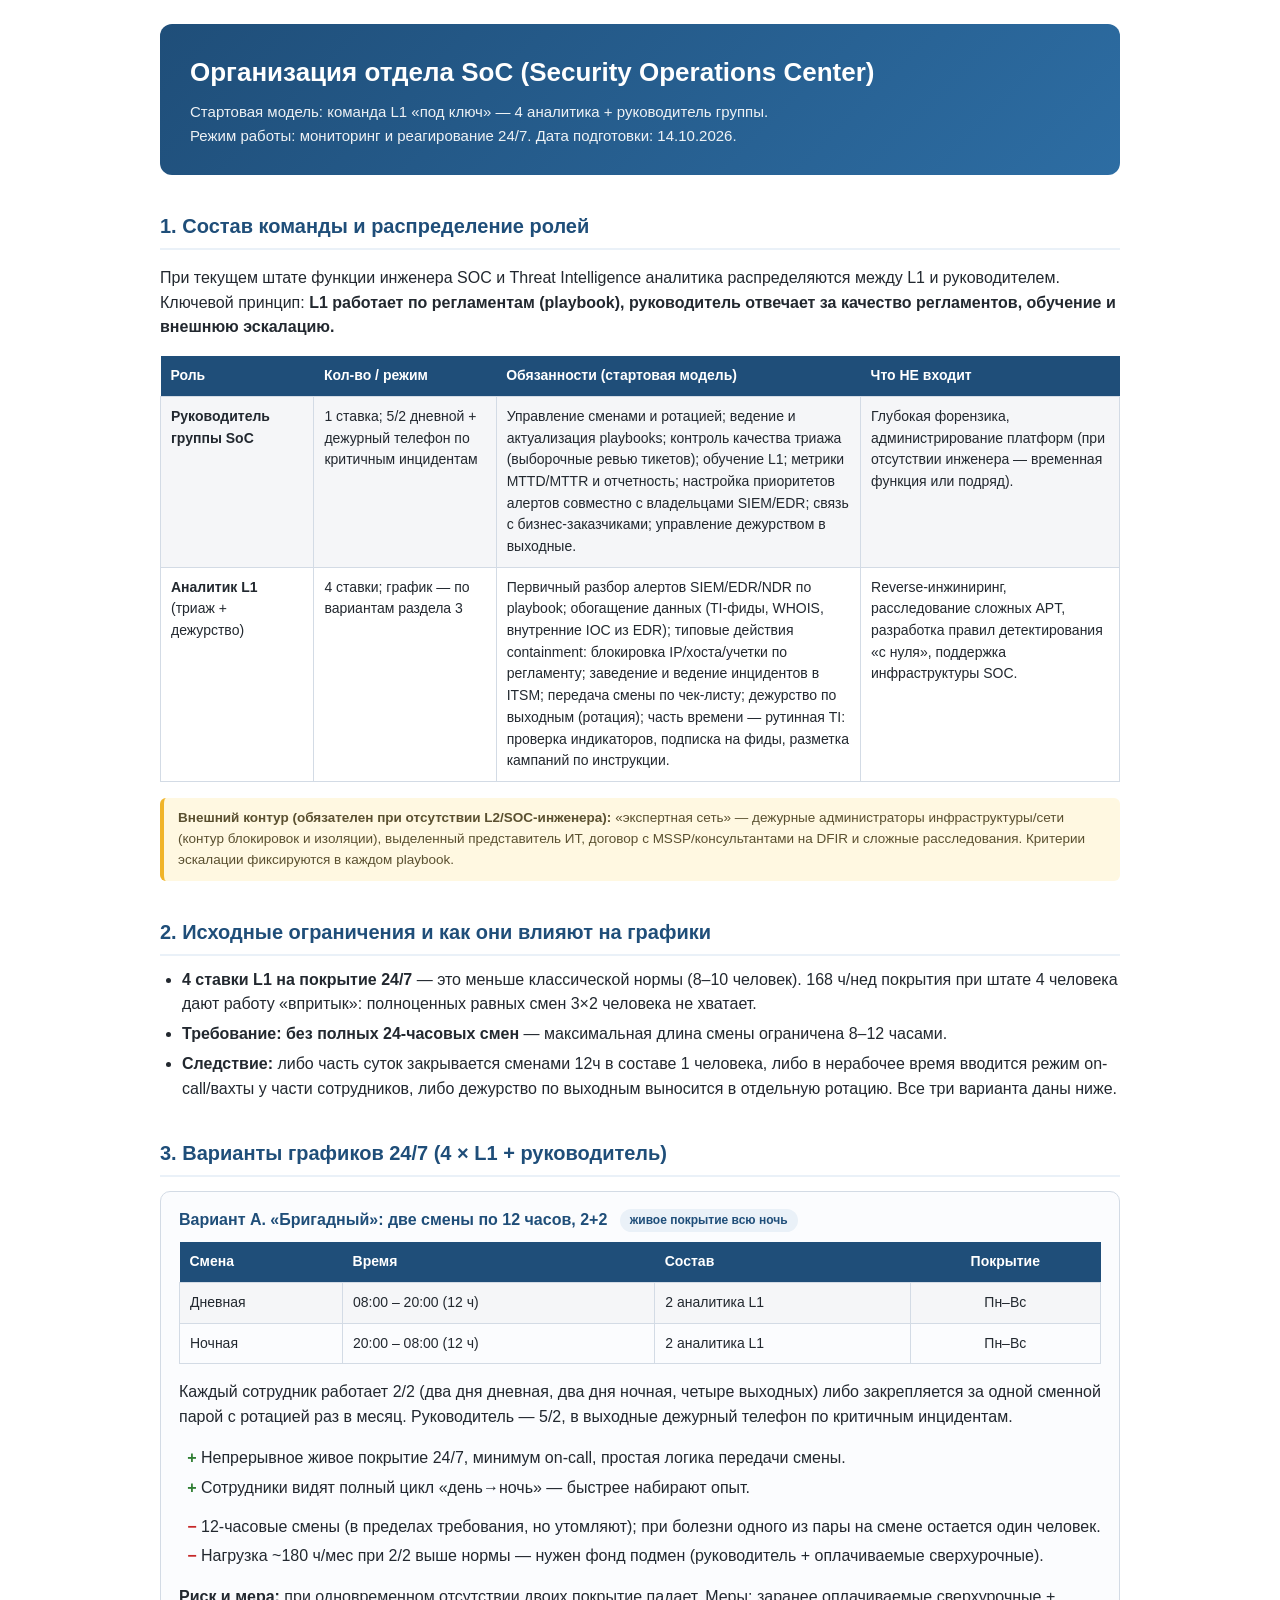
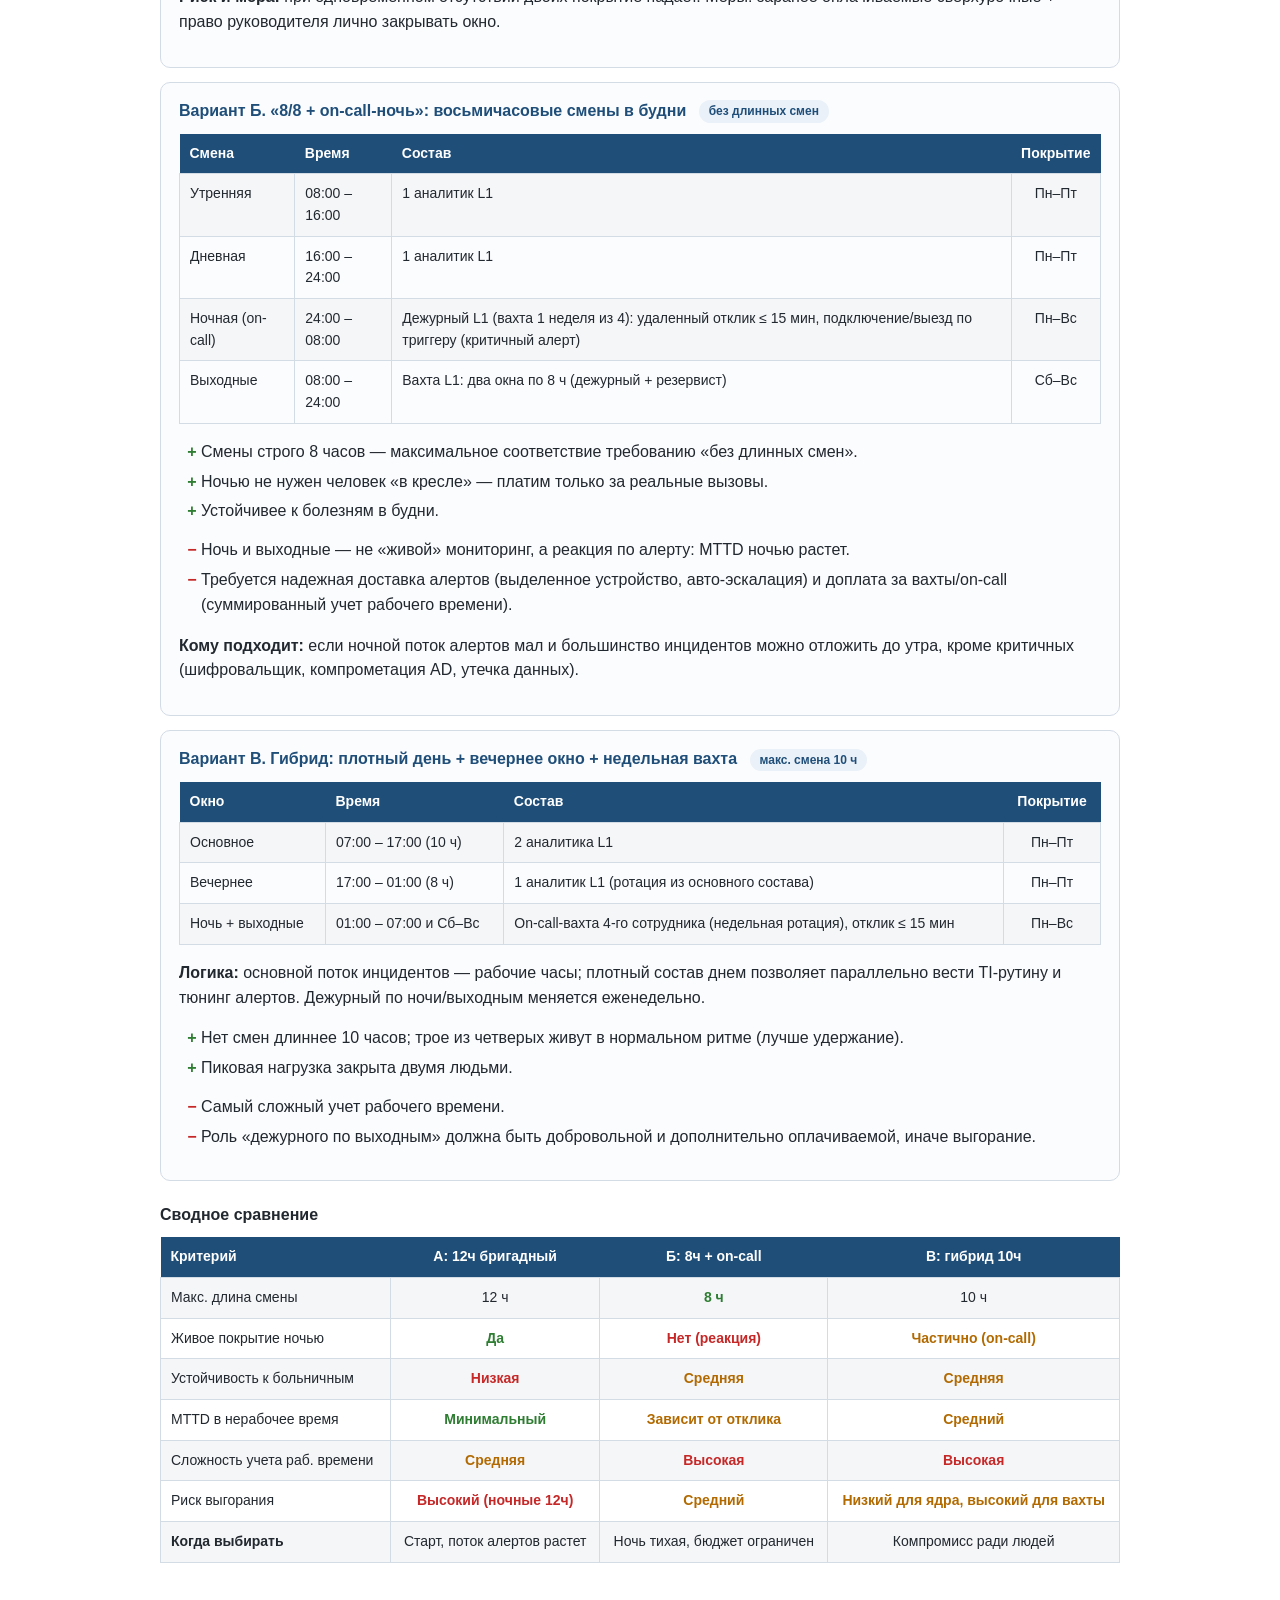
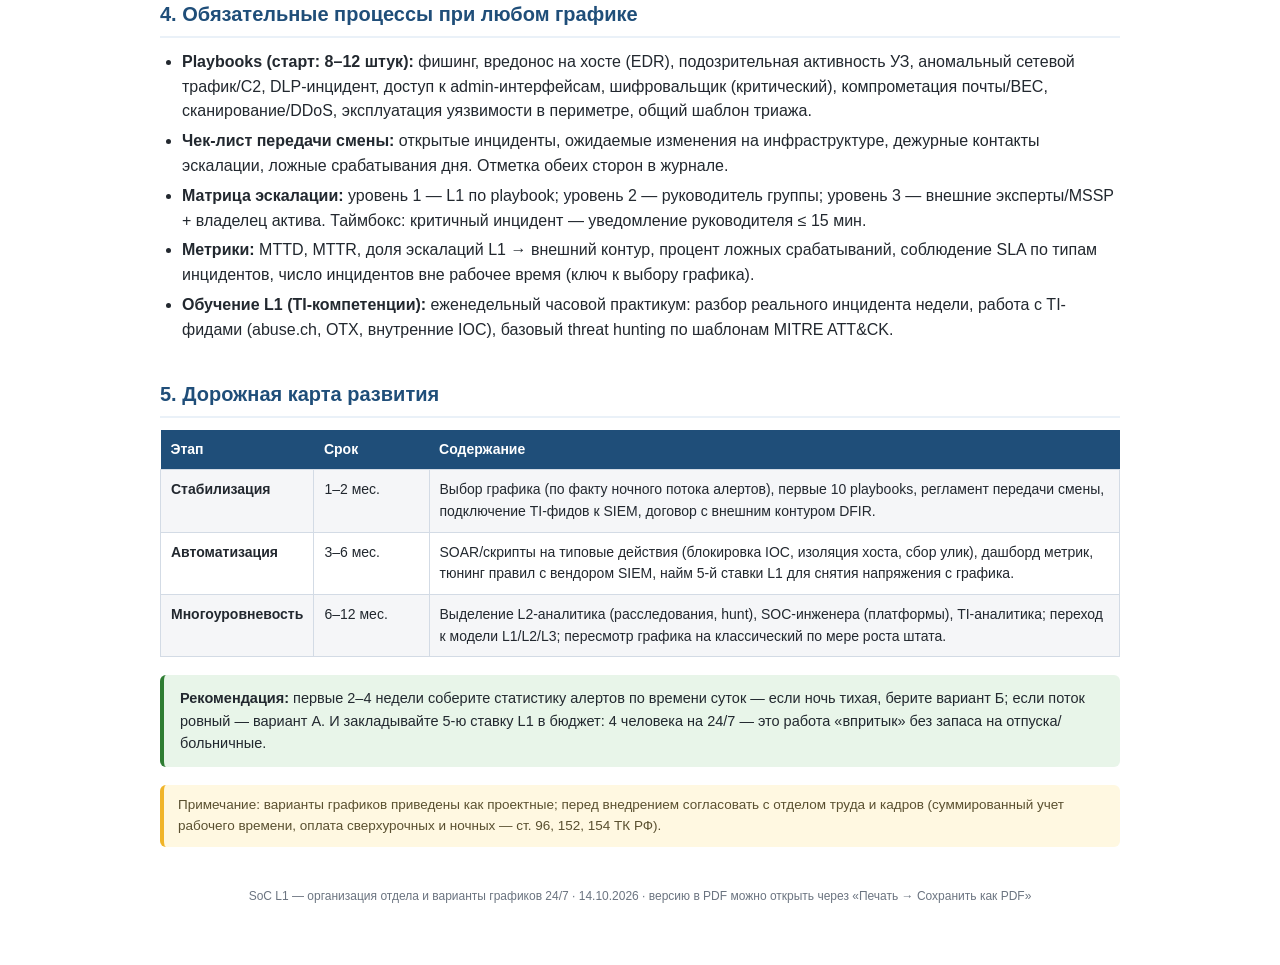
<file: soc_doc/soc_l1_structure.html>
<!DOCTYPE html>
<html lang="ru">
<head>
<meta charset="UTF-8">
<meta name="viewport" content="width=device-width, initial-scale=1.0">
<title>Организация отдела SoC L1 — состав и графики 24/7</title>
<style>
  :root{
    --accent:#1F4E79;
    --accent-light:#eaf1f8;
    --grey:#f5f6f8;
    --border:#d3dbe5;
    --text:#22282f;
    --muted:#6b7480;
    --ok:#2e7d32;
    --warn:#c62828;
  }
  *{box-sizing:border-box}
  body{
    margin:0; font-family:"Segoe UI",Roboto,Arial,sans-serif;
    color:var(--text); line-height:1.55; background:#fff;
  }
  .wrap{max-width:1000px;margin:0 auto;padding:24px 20px 60px}
  header.hero{
    background:linear-gradient(135deg,var(--accent),#2d6da3);
    color:#fff;border-radius:12px;padding:28px 30px;margin-bottom:28px;
  }
  header.hero h1{margin:0 0 8px;font-size:26px}
  header.hero p{margin:0;opacity:.92;font-size:15px}
  h2{
    color:var(--accent);font-size:20px;margin:36px 0 12px;
    padding-bottom:6px;border-bottom:2px solid var(--accent-light);
  }
  h3{font-size:16px;margin:22px 0 8px}
  table{width:100%;border-collapse:collapse;margin:10px 0 16px;font-size:14px}
  th{background:var(--accent);color:#fff;text-align:left;padding:9px 10px;font-weight:600}
  td{border:1px solid var(--border);padding:9px 10px;vertical-align:top}
  tr:nth-child(even) td{background:var(--grey)}
  ul{margin:8px 0 14px;padding-left:22px}
  li{margin-bottom:5px}
  .card{
    border:1px solid var(--border);border-radius:10px;padding:16px 18px;margin:14px 0;
    background:#fbfcfe;
  }
  .card h3{margin-top:0;color:var(--accent)}
  .tag{
    display:inline-block;font-size:12px;font-weight:600;padding:2px 10px;border-radius:20px;
    margin-left:8px;vertical-align:middle;
  }
  .tag.blue{background:var(--accent-light);color:var(--accent)}
  .pros li::marker{content:"+ ";color:var(--ok);font-weight:bold}
  .cons li::marker{content:"− ";color:var(--warn);font-weight:bold}
  .note{
    background:#fff8e1;border-left:4px solid #f0b429;border-radius:6px;
    padding:10px 14px;font-size:13.5px;color:#5a5030;margin:14px 0;
  }
  .rec{
    background:#e8f5e9;border-left:4px solid var(--ok);border-radius:6px;
    padding:12px 16px;margin:18px 0;font-size:14.5px;
  }
  .center{text-align:center}
  .good{color:var(--ok);font-weight:600}
  .bad{color:var(--warn);font-weight:600}
  .mid{color:#b26a00;font-weight:600}
  @media print{
    header.hero{background:var(--accent)!important;-webkit-print-color-adjust:exact}
    .wrap{max-width:100%}
    body{font-size:12px}
  }
  footer{margin-top:40px;font-size:12px;color:var(--muted);text-align:center}
</style>
</head>
<body>
<div class="wrap">

<header class="hero">
  <h1>Организация отдела SoC (Security Operations Center)</h1>
  <p>Стартовая модель: команда L1 «под ключ» — 4 аналитика + руководитель группы.<br>
  Режим работы: мониторинг и реагирование 24/7. Дата подготовки: 14.10.2026.</p>
</header>

<h2>1. Состав команды и распределение ролей</h2>
<p>При текущем штате функции инженера SOC и Threat Intelligence аналитика распределяются между L1
и руководителем. Ключевой принцип: <b>L1 работает по регламентам (playbook), руководитель отвечает
за качество регламентов, обучение и внешнюю эскалацию.</b></p>

<table>
  <tr><th style="width:16%">Роль</th><th style="width:19%">Кол-во / режим</th>
      <th style="width:38%">Обязанности (стартовая модель)</th><th style="width:27%">Что НЕ входит</th></tr>
  <tr>
    <td><b>Руководитель группы SoC</b></td>
    <td>1 ставка; 5/2 дневной + дежурный телефон по критичным инцидентам</td>
    <td>Управление сменами и ротацией; ведение и актуализация playbooks; контроль качества триажа
        (выборочные ревью тикетов); обучение L1; метрики MTTD/MTTR и отчетность; настройка приоритетов
        алертов совместно с владельцами SIEM/EDR; связь с бизнес-заказчиками; управление дежурством в выходные.</td>
    <td>Глубокая форензика, администрирование платформ (при отсутствии инженера — временная функция или подряд).</td>
  </tr>
  <tr>
    <td><b>Аналитик L1</b> (триаж + дежурство)</td>
    <td>4 ставки; график — по вариантам раздела 3</td>
    <td>Первичный разбор алертов SIEM/EDR/NDR по playbook; обогащение данных (TI-фиды, WHOIS, внутренние IOC
        из EDR); типовые действия containment: блокировка IP/хоста/учетки по регламенту; заведение и ведение
        инцидентов в ITSM; передача смены по чек-листу; дежурство по выходным (ротация); часть времени —
        рутинная TI: проверка индикаторов, подписка на фиды, разметка кампаний по инструкции.</td>
    <td>Reverse-инжиниринг, расследование сложных APT, разработка правил детектирования «с нуля»,
        поддержка инфраструктуры SOC.</td>
  </tr>
</table>

<div class="note"><b>Внешний контур (обязателен при отсутствии L2/SOC-инженера):</b> «экспертная сеть» —
дежурные администраторы инфраструктуры/сети (контур блокировок и изоляции), выделенный представитель ИТ,
договор с MSSP/консультантами на DFIR и сложные расследования. Критерии эскалации фиксируются в каждом playbook.</div>

<h2>2. Исходные ограничения и как они влияют на графики</h2>
<ul>
  <li><b>4 ставки L1 на покрытие 24/7</b> — это меньше классической нормы (8–10 человек). 168 ч/нед покрытия
      при штате 4 человека дают работу «впритык»: полноценных равных смен 3×2 человека не хватает.</li>
  <li><b>Требование: без полных 24-часовых смен</b> — максимальная длина смены ограничена 8–12 часами.</li>
  <li><b>Следствие:</b> либо часть суток закрывается сменами 12ч в составе 1 человека, либо в нерабочее время
      вводится режим on-call/вахты у части сотрудников, либо дежурство по выходным выносится в отдельную
      ротацию. Все три варианта даны ниже.</li>
</ul>

<h2>3. Варианты графиков 24/7 (4 × L1 + руководитель)</h2>

<div class="card">
  <h3>Вариант А. «Бригадный»: две смены по 12 часов, 2+2 <span class="tag blue">живое покрытие всю ночь</span></h3>
  <table>
    <tr><th>Смена</th><th>Время</th><th>Состав</th><th class="center">Покрытие</th></tr>
    <tr><td>Дневная</td><td>08:00 – 20:00 (12 ч)</td><td>2 аналитика L1</td><td class="center">Пн–Вс</td></tr>
    <tr><td>Ночная</td><td>20:00 – 08:00 (12 ч)</td><td>2 аналитика L1</td><td class="center">Пн–Вс</td></tr>
  </table>
  <p>Каждый сотрудник работает 2/2 (два дня дневная, два дня ночная, четыре выходных) либо закрепляется
  за одной сменной парой с ротацией раз в месяц. Руководитель — 5/2, в выходные дежурный телефон
  по критичным инцидентам.</p>
  <ul class="pros">
    <li>Непрерывное живое покрытие 24/7, минимум on-call, простая логика передачи смены.</li>
    <li>Сотрудники видят полный цикл «день→ночь» — быстрее набирают опыт.</li>
  </ul>
  <ul class="cons">
    <li>12-часовые смены (в пределах требования, но утомляют); при болезни одного из пары на смене остается один человек.</li>
    <li>Нагрузка ~180 ч/мес при 2/2 выше нормы — нужен фонд подмен (руководитель + оплачиваемые сверхурочные).</li>
  </ul>
  <p><b>Риск и мера:</b> при одновременном отсутствии двоих покрытие падает. Меры: заранее оплачиваемые
  сверхурочные + право руководителя лично закрывать окно.</p>
</div>

<div class="card">
  <h3>Вариант Б. «8/8 + on-call-ночь»: восьмичасовые смены в будни <span class="tag blue">без длинных смен</span></h3>
  <table>
    <tr><th>Смена</th><th>Время</th><th>Состав</th><th class="center">Покрытие</th></tr>
    <tr><td>Утренняя</td><td>08:00 – 16:00</td><td>1 аналитик L1</td><td class="center">Пн–Пт</td></tr>
    <tr><td>Дневная</td><td>16:00 – 24:00</td><td>1 аналитик L1</td><td class="center">Пн–Пт</td></tr>
    <tr><td>Ночная (on-call)</td><td>24:00 – 08:00</td>
        <td>Дежурный L1 (вахта 1 неделя из 4): удаленный отклик ≤ 15 мин, подключение/выезд по триггеру (критичный алерт)</td>
        <td class="center">Пн–Вс</td></tr>
    <tr><td>Выходные</td><td>08:00 – 24:00</td><td>Вахта L1: два окна по 8 ч (дежурный + резервист)</td><td class="center">Сб–Вс</td></tr>
  </table>
  <ul class="pros">
    <li>Смены строго 8 часов — максимальное соответствие требованию «без длинных смен».</li>
    <li>Ночью не нужен человек «в кресле» — платим только за реальные вызовы.</li>
    <li>Устойчивее к болезням в будни.</li>
  </ul>
  <ul class="cons">
    <li>Ночь и выходные — не «живой» мониторинг, а реакция по алерту: MTTD ночью растет.</li>
    <li>Требуется надежная доставка алертов (выделенное устройство, авто-эскалация) и доплата за вахты/on-call
        (суммированный учет рабочего времени).</li>
  </ul>
  <p><b>Кому подходит:</b> если ночной поток алертов мал и большинство инцидентов можно отложить до утра,
  кроме критичных (шифровальщик, компрометация AD, утечка данных).</p>
</div>

<div class="card">
  <h3>Вариант В. Гибрид: плотный день + вечернее окно + недельная вахта <span class="tag blue">макс. смена 10 ч</span></h3>
  <table>
    <tr><th>Окно</th><th>Время</th><th>Состав</th><th class="center">Покрытие</th></tr>
    <tr><td>Основное</td><td>07:00 – 17:00 (10 ч)</td><td>2 аналитика L1</td><td class="center">Пн–Пт</td></tr>
    <tr><td>Вечернее</td><td>17:00 – 01:00 (8 ч)</td><td>1 аналитик L1 (ротация из основного состава)</td><td class="center">Пн–Пт</td></tr>
    <tr><td>Ночь + выходные</td><td>01:00 – 07:00 и Сб–Вс</td>
        <td>On-call-вахта 4-го сотрудника (недельная ротация), отклик ≤ 15 мин</td><td class="center">Пн–Вс</td></tr>
  </table>
  <p><b>Логика:</b> основной поток инцидентов — рабочие часы; плотный состав днем позволяет параллельно вести
  TI-рутину и тюнинг алертов. Дежурный по ночи/выходным меняется еженедельно.</p>
  <ul class="pros">
    <li>Нет смен длиннее 10 часов; трое из четверых живут в нормальном ритме (лучше удержание).</li>
    <li>Пиковая нагрузка закрыта двумя людьми.</li>
  </ul>
  <ul class="cons">
    <li>Самый сложный учет рабочего времени.</li>
    <li>Роль «дежурного по выходным» должна быть добровольной и дополнительно оплачиваемой, иначе выгорание.</li>
  </ul>
</div>

<h3>Сводное сравнение</h3>
<table>
  <tr><th>Критерий</th><th class="center">А: 12ч бригадный</th><th class="center">Б: 8ч + on-call</th><th class="center">В: гибрид 10ч</th></tr>
  <tr><td>Макс. длина смены</td><td class="center">12 ч</td><td class="center good">8 ч</td><td class="center">10 ч</td></tr>
  <tr><td>Живое покрытие ночью</td><td class="center good">Да</td><td class="center bad">Нет (реакция)</td><td class="center mid">Частично (on-call)</td></tr>
  <tr><td>Устойчивость к больничным</td><td class="center bad">Низкая</td><td class="center mid">Средняя</td><td class="center mid">Средняя</td></tr>
  <tr><td>MTTD в нерабочее время</td><td class="center good">Минимальный</td><td class="center mid">Зависит от отклика</td><td class="center mid">Средний</td></tr>
  <tr><td>Сложность учета раб. времени</td><td class="center mid">Средняя</td><td class="center bad">Высокая</td><td class="center bad">Высокая</td></tr>
  <tr><td>Риск выгорания</td><td class="center bad">Высокий (ночные 12ч)</td><td class="center mid">Средний</td><td class="center mid">Низкий для ядра, высокий для вахты</td></tr>
  <tr><td><b>Когда выбирать</b></td><td class="center">Старт, поток алертов растет</td><td class="center">Ночь тихая, бюджет ограничен</td><td class="center">Компромисс ради людей</td></tr>
</table>

<h2>4. Обязательные процессы при любом графике</h2>
<ul>
  <li><b>Playbooks (старт: 8–12 штук):</b> фишинг, вредонос на хосте (EDR), подозрительная активность УЗ,
      аномальный сетевой трафик/C2, DLP-инцидент, доступ к admin-интерфейсам, шифровальщик (критический),
      компрометация почты/BEC, сканирование/DDoS, эксплуатация уязвимости в периметре, общий шаблон триажа.</li>
  <li><b>Чек-лист передачи смены:</b> открытые инциденты, ожидаемые изменения на инфраструктуре, дежурные
      контакты эскалации, ложные срабатывания дня. Отметка обеих сторон в журнале.</li>
  <li><b>Матрица эскалации:</b> уровень 1 — L1 по playbook; уровень 2 — руководитель группы; уровень 3 —
      внешние эксперты/MSSP + владелец актива. Таймбокс: критичный инцидент — уведомление руководителя ≤ 15 мин.</li>
  <li><b>Метрики:</b> MTTD, MTTR, доля эскалаций L1 → внешний контур, процент ложных срабатываний, соблюдение
      SLA по типам инцидентов, число инцидентов вне рабочее время (ключ к выбору графика).</li>
  <li><b>Обучение L1 (TI-компетенции):</b> еженедельный часовой практикум: разбор реального инцидента недели,
      работа с TI-фидами (abuse.ch, OTX, внутренние IOC), базовый threat hunting по шаблонам MITRE ATT&amp;CK.</li>
</ul>

<h2>5. Дорожная карта развития</h2>
<table>
  <tr><th style="width:16%">Этап</th><th style="width:12%">Срок</th><th>Содержание</th></tr>
  <tr><td><b>Стабилизация</b></td><td>1–2 мес.</td>
      <td>Выбор графика (по факту ночного потока алертов), первые 10 playbooks, регламент передачи смены,
          подключение TI-фидов к SIEM, договор с внешним контуром DFIR.</td></tr>
  <tr><td><b>Автоматизация</b></td><td>3–6 мес.</td>
      <td>SOAR/скрипты на типовые действия (блокировка IOC, изоляция хоста, сбор улик), дашборд метрик,
          тюнинг правил с вендором SIEM, найм 5-й ставки L1 для снятия напряжения с графика.</td></tr>
  <tr><td><b>Многоуровневость</b></td><td>6–12 мес.</td>
      <td>Выделение L2-аналитика (расследования, hunt), SOC-инженера (платформы), TI-аналитика; переход
          к модели L1/L2/L3; пересмотр графика на классический по мере роста штата.</td></tr>
</table>

<div class="rec"><b>Рекомендация:</b> первые 2–4 недели соберите статистику алертов по времени суток —
если ночь тихая, берите вариант Б; если поток ровный — вариант А. И закладывайте 5-ю ставку L1 в бюджет:
4 человека на 24/7 — это работа «впритык» без запаса на отпуска/больничные.</div>

<div class="note">Примечание: варианты графиков приведены как проектные; перед внедрением согласовать с отделом
труда и кадров (суммированный учет рабочего времени, оплата сверхурочных и ночных — ст. 96, 152, 154 ТК РФ).</div>

<footer>SoC L1 — организация отдела и варианты графиков 24/7 · 14.10.2026 · версию в PDF можно открыть через «Печать → Сохранить как PDF»</footer>
</div>
</body>
</html>
</file>
